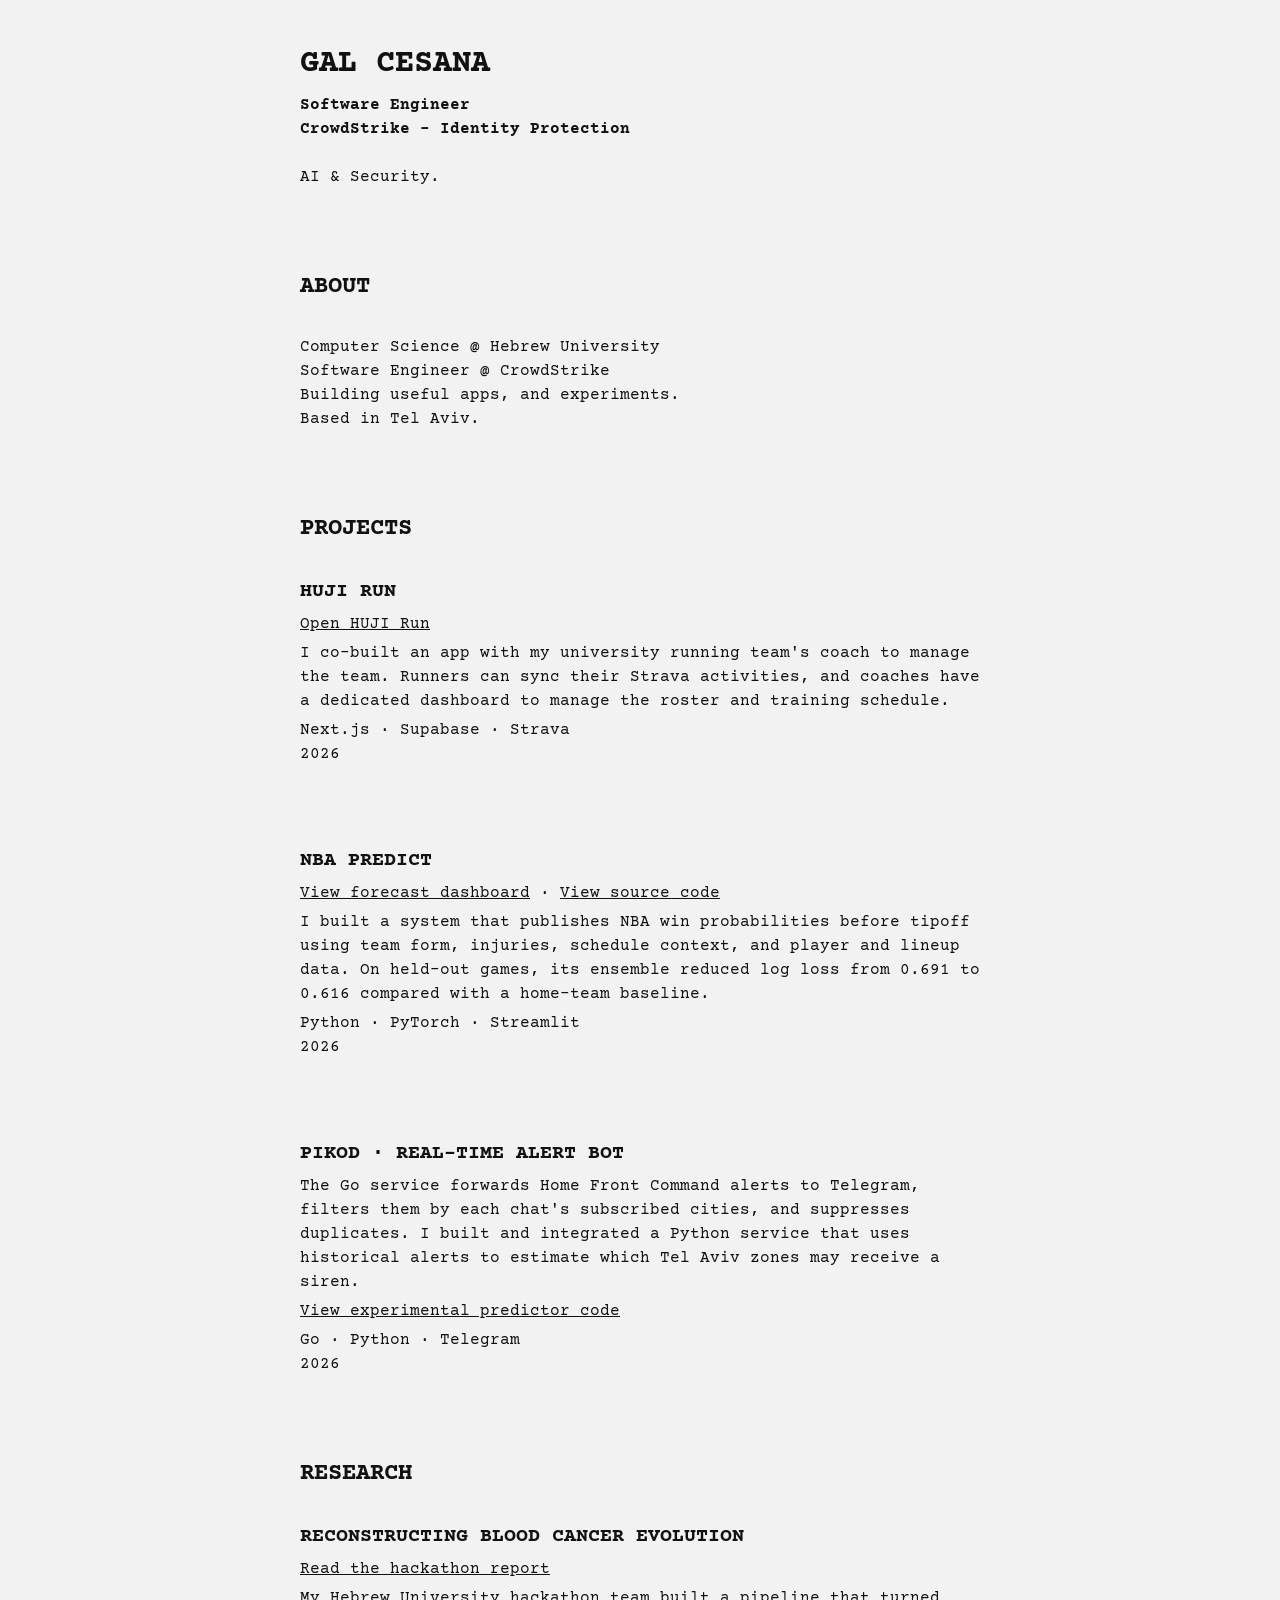
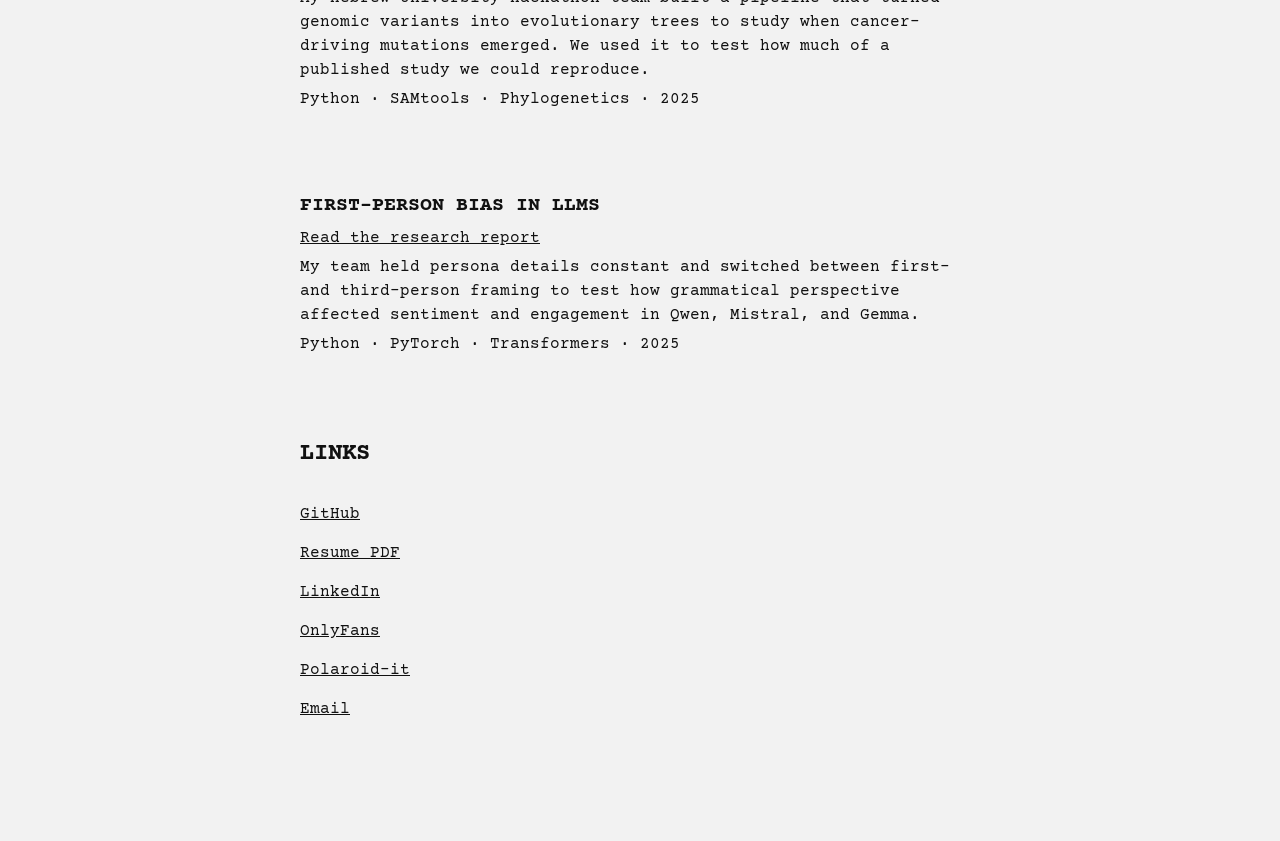
<file: index.html>
<!DOCTYPE html>
<html lang="en">

<head>
  <meta charset="utf-8" />
  <meta name="viewport" content="width=device-width, initial-scale=1" />
  <title>Gal Cesana</title>
  <meta name="description" content="Gal Cesana" />
  <link rel="preconnect" href="https://fonts.googleapis.com">
  <link rel="preconnect" href="https://fonts.gstatic.com" crossorigin>
  <link href="https://fonts.googleapis.com/css2?family=Courier+Prime:ital,wght@0,400;0,700;1,400;1,700&display=swap"
    rel="stylesheet">
  <link rel="stylesheet" href="style.css?v=4" />
  <script defer src="script.js"></script>
</head>

<body>

  <div class="container">

    <!-- INTRO -->
    <section class="intro" id="intro">
      <h1>GAL CESANA</h1>
      <div class="subtitle">
        Software Engineer<br>
        CrowdStrike - Identity Protection
      </div>
      <br />
      <p>AI & Security.</p>
    </section>

    <!-- ABOUT -->
    <section id="about">
      <h2>ABOUT</h2>
      <p>
        Computer Science @ Hebrew University<br>
        Software Engineer @ CrowdStrike<br>
        Building useful apps, and experiments.<br>
        Based in Tel Aviv.
      </p>
    </section>

    <!-- NOW
    <section class="now" id="now">
      <h2>NOW</h2>
      <ul>
        <li>Growing within the Identity team at CrowdStrike</li>
        <li>Building useful apps</li>
        <li>Enjoying Tel Aviv</li>
      </ul>
    </section> -->

    <!-- PROJECTS -->
    <section id="projects">
      <h2>PROJECTS</h2>

      <div class="project-item">
        <h3>HUJI RUN</h3>
        <p><a href="https://huji-run.galcesana.com" target="_blank" rel="noopener">Open HUJI Run</a></p>
        <p>I co-built an app with my university running team's coach to manage the team. Runners can sync their Strava activities, and coaches have a dedicated dashboard to manage the roster and training schedule.</p>
        <p>Next.js · Supabase · Strava<br>2026</p>
      </div>

      <div class="project-item">
        <h3>NBA PREDICT</h3>
        <p><a href="https://nba-predict-gc.streamlit.app/" target="_blank" rel="noopener">View forecast dashboard</a>
          · <a href="https://github.com/galcesana/nba-predict" target="_blank" rel="noopener">View source code</a></p>
        <p>I built a system that publishes NBA win probabilities before tipoff using team form, injuries, schedule context, and player and lineup data. On held-out games, its ensemble reduced log loss from 0.691 to 0.616 compared with a home-team baseline.</p>
        <p>Python · PyTorch · Streamlit<br>2026</p>
      </div>

      <div class="project-item">
        <h3>PIKOD · REAL-TIME ALERT BOT</h3>
        <p>The Go service forwards Home Front Command alerts to Telegram, filters them by each chat's subscribed cities, and suppresses duplicates. I built and integrated a Python service that uses historical alerts to estimate which Tel Aviv zones may receive a siren.</p>
        <p><a href="https://github.com/galcesana/alarm-predict" target="_blank" rel="noopener">View experimental predictor code</a></p>
        <p>Go · Python · Telegram<br>2026</p>
      </div>

    </section>

    <!-- RESEARCH -->
    <section id="research">
      <h2>RESEARCH</h2>

      <div class="project-item">
        <h3>RECONSTRUCTING BLOOD CANCER EVOLUTION</h3>
        <p><a href="assets/docs/Hackathon%20Report.pdf" target="_blank" rel="noopener">Read the hackathon report</a></p>
        <p>My Hebrew University hackathon team built a pipeline that turned genomic variants into evolutionary trees to study when cancer-driving mutations emerged. We used it to test how much of a published study we could reproduce.</p>
        <p>Python · SAMtools · Phylogenetics · 2025</p>
      </div>

      <div class="project-item">
        <h3>FIRST-PERSON BIAS IN LLMS</h3>
        <p><a href="assets/docs/ANLP_project.pdf" target="_blank" rel="noopener">Read the research report</a></p>
        <p>My team held persona details constant and switched between first- and third-person framing to test how grammatical perspective affected sentiment and engagement in Qwen, Mistral, and Gemma.</p>
        <p>Python · PyTorch · Transformers · 2025</p>
      </div>
    </section>

    <!-- LINKS -->
    <section class="links" id="links">
      <h2>LINKS</h2>
      <ul>
        <li><a href="https://github.com/galcesana" target="_blank" rel="noopener">GitHub</a></li>
        <li><a href="assets/docs/Gal-Cesana-CV.pdf" target="_blank" rel="noopener">Resume PDF</a></li>
        <li><a href="https://www.linkedin.com/in/gal-cesana-844509217/" target="_blank" rel="noopener">LinkedIn</a></li>
        <li><a href="/onlyfans">OnlyFans</a></li>
        <li><a href="polaroid-it/">Polaroid-it</a></li>
        <li><a href="mailto:galcesana8@gmail.com">Email</a></li>
      </ul>
    </section>

  </div>

</body>

</html>
</file>
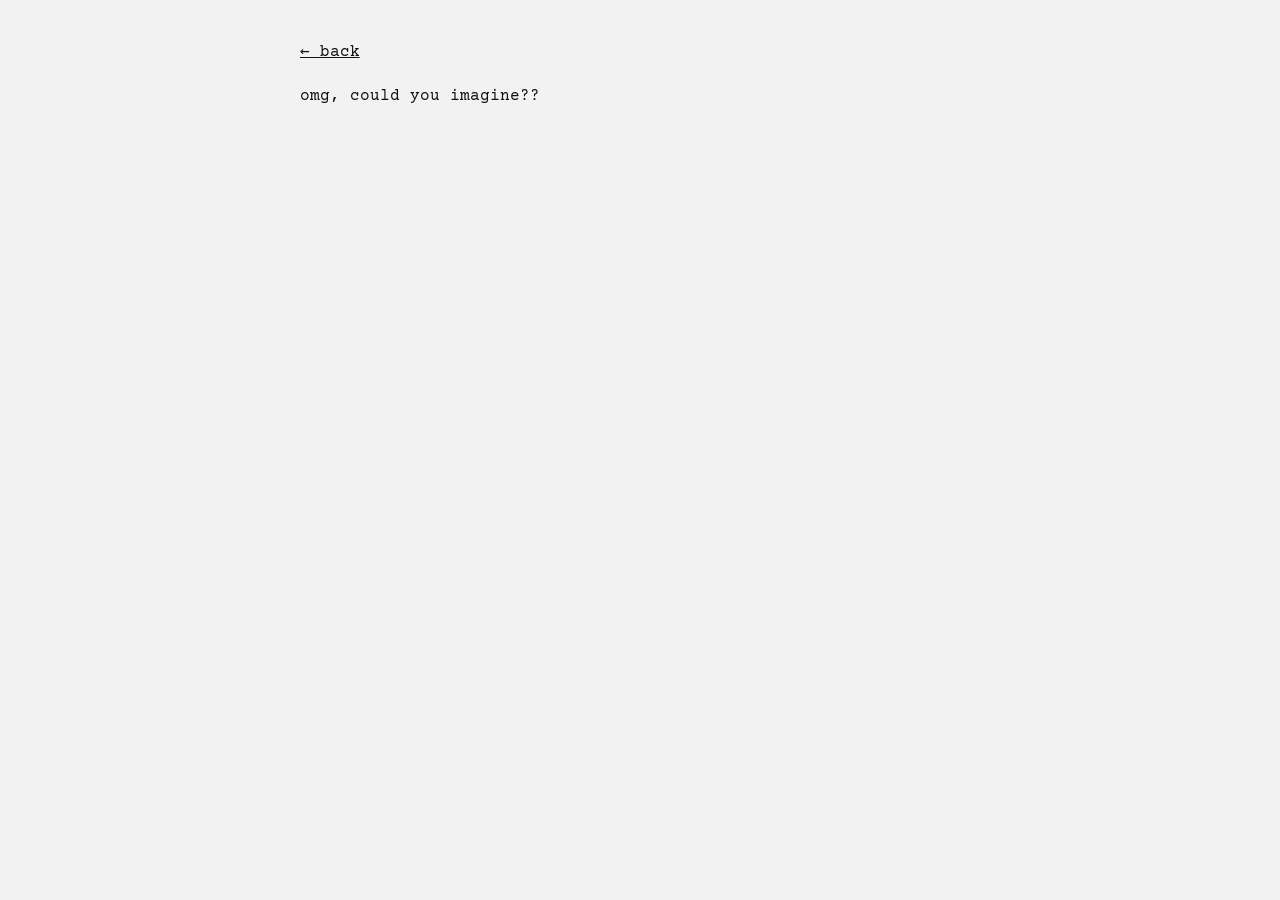
<file: onlyfans/index.html>
<!DOCTYPE html>
<html lang="en">

<head>
  <meta charset="utf-8" />
  <meta name="viewport" content="width=device-width, initial-scale=1" />
  <title>OnlyFans – Gal Cesana</title>
  <meta name="robots" content="noindex" />
  <link rel="preconnect" href="https://fonts.googleapis.com">
  <link rel="preconnect" href="https://fonts.gstatic.com" crossorigin>
  <link href="https://fonts.googleapis.com/css2?family=Courier+Prime:ital,wght@0,400;0,700;1,400;1,700&display=swap"
    rel="stylesheet">
  <link rel="stylesheet" href="/style.css?v=4" />
</head>

<body>

  <div class="container">

    <section>
      <p><a href="/">← back</a></p>
      <p>omg, could you imagine??</p>
    </section>

  </div>

</body>

</html>
</file>
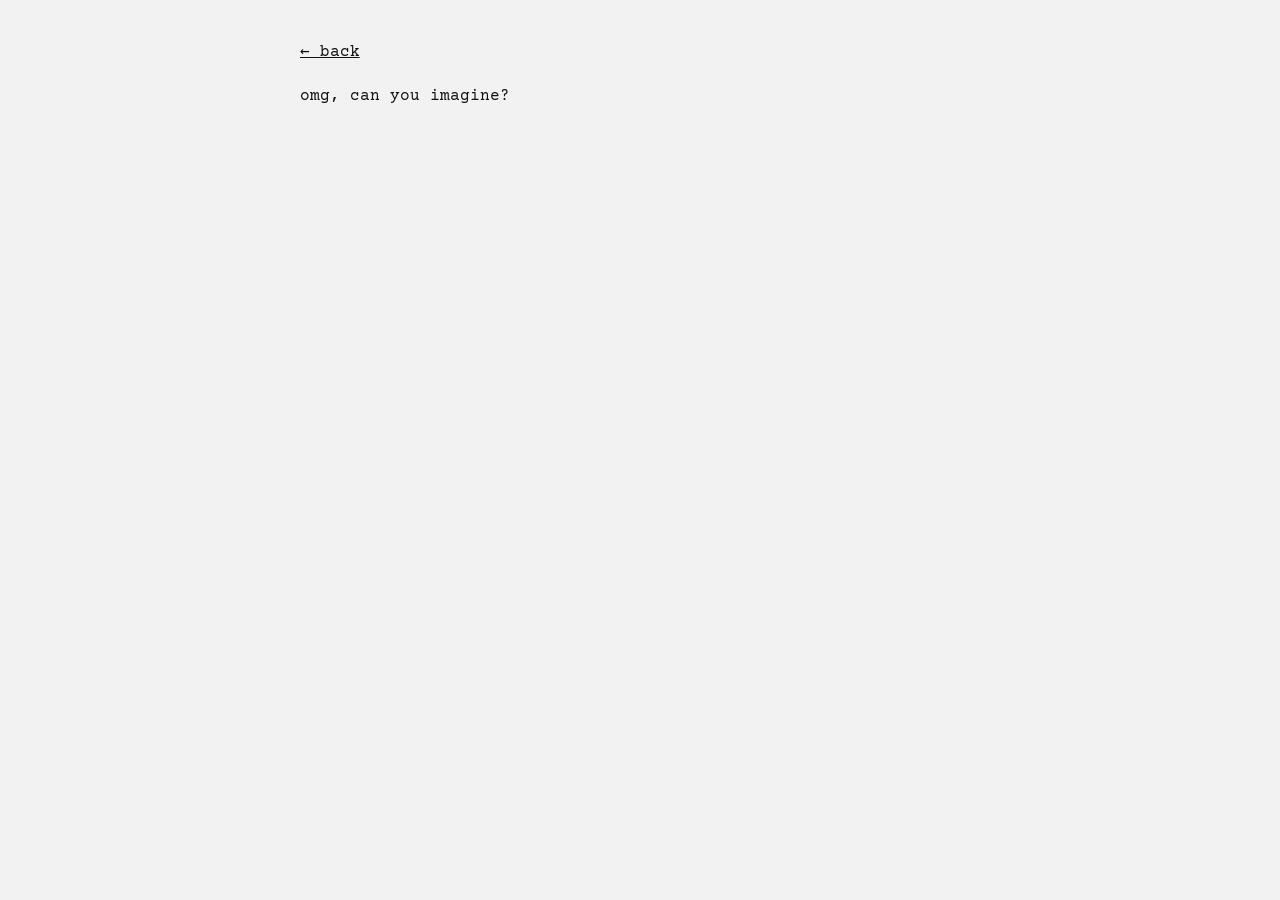
<file: onlyfans.html>
<!DOCTYPE html>
<html lang="en">

<head>
  <meta charset="utf-8" />
  <meta name="viewport" content="width=device-width, initial-scale=1" />
  <title>OnlyFans – Gal Cesana</title>
  <meta name="robots" content="noindex" />
  <link rel="preconnect" href="https://fonts.googleapis.com">
  <link rel="preconnect" href="https://fonts.gstatic.com" crossorigin>
  <link href="https://fonts.googleapis.com/css2?family=Courier+Prime:ital,wght@0,400;0,700;1,400;1,700&display=swap"
    rel="stylesheet">
  <link rel="stylesheet" href="style.css?v=4" />
</head>

<body>

  <div class="container">

    <section>
      <p><a href="index.html">← back</a></p>
      <p>omg, can you imagine?</p>
    </section>

  </div>

</body>

</html>
</file>
<file: style.css>
/* Casey Neistat Minimalist Foundation */

* {
  box-sizing: border-box;
}

html {
  scroll-behavior: smooth;
}

body {
  margin: 0;
  font-family: 'Courier Prime', monospace;
  background-color: #f2f2f2;
  color: #111;
  line-height: 1.5;
  -webkit-font-smoothing: antialiased;
}

img {
  max-width: 100%;
  display: block;
  border-radius: 0;
  box-shadow: none;
}

a {
  color: #111;
  text-decoration: underline;
}

a:hover {
  text-decoration: none;
}

.container {
  max-width: 720px;
  margin: 0 auto;
  padding: 40px 20px;
}

section {
  margin-bottom: 80px;
}

h1,
h2,
h3,
h4,
h5,
h6 {
  font-family: 'Courier Prime', monospace;
  font-weight: 700;
  margin-top: 0;
  margin-bottom: 20px;
}

h1 {
  font-size: 2rem;
}

h2 {
  font-size: 1.5rem;
  text-transform: uppercase;
  margin-bottom: 30px;
}

h3 {
  font-size: 1.25rem;
  text-transform: uppercase;
}

p {
  margin-top: 0;
  margin-bottom: 20px;
}

/* Specific Elements */

.intro h1 {
  margin-bottom: 5px;
}

.intro .subtitle {
  margin-bottom: 0px;
  font-weight: 700;
}

.project-item {
  margin-bottom: 80px;
}

.project-item img {
  margin-bottom: 20px;
  border: 1px solid #ccc;
}

.project-item h3 {
  margin-bottom: 5px;
}

.project-item p {
  margin-bottom: 5px;
}

.links ul,
.now ul {
  list-style-type: none;
  padding: 0;
  margin: 0;
}

.links li,
.now li {
  margin-bottom: 15px;
}
</file>
